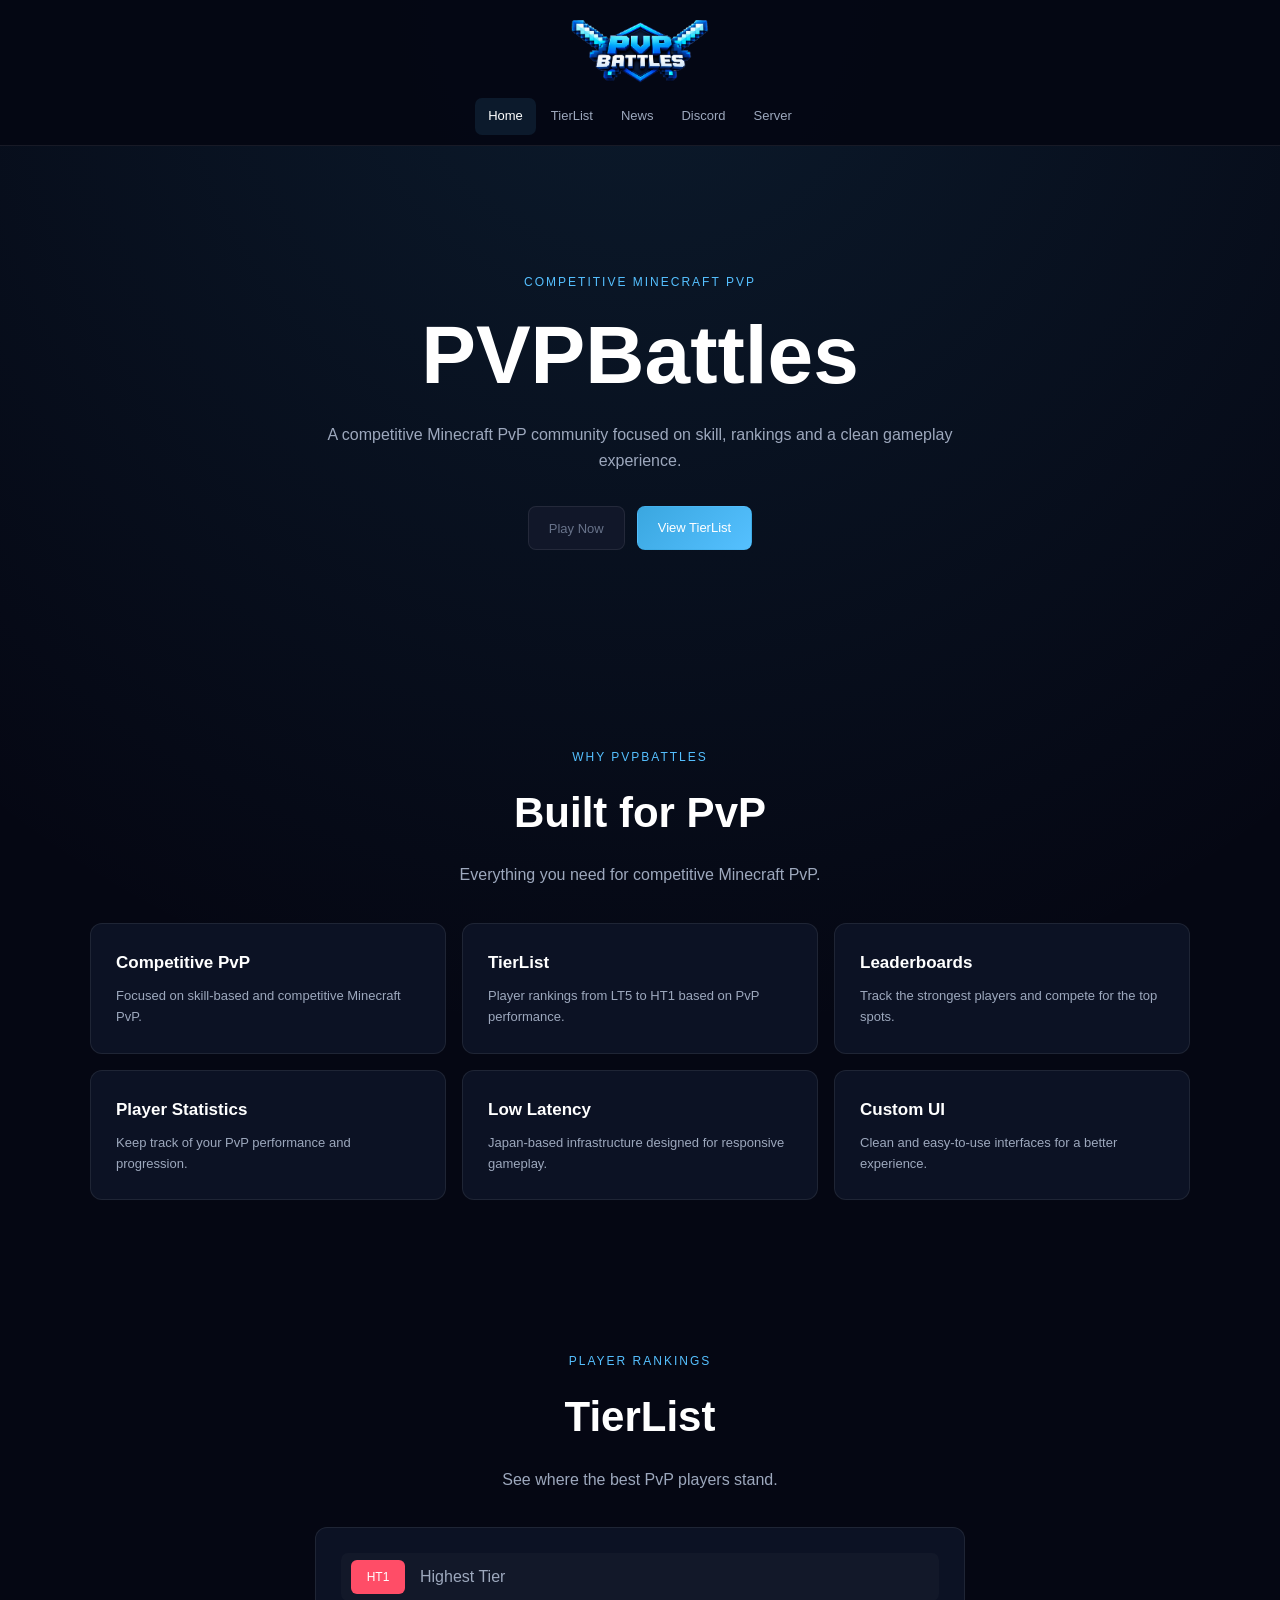
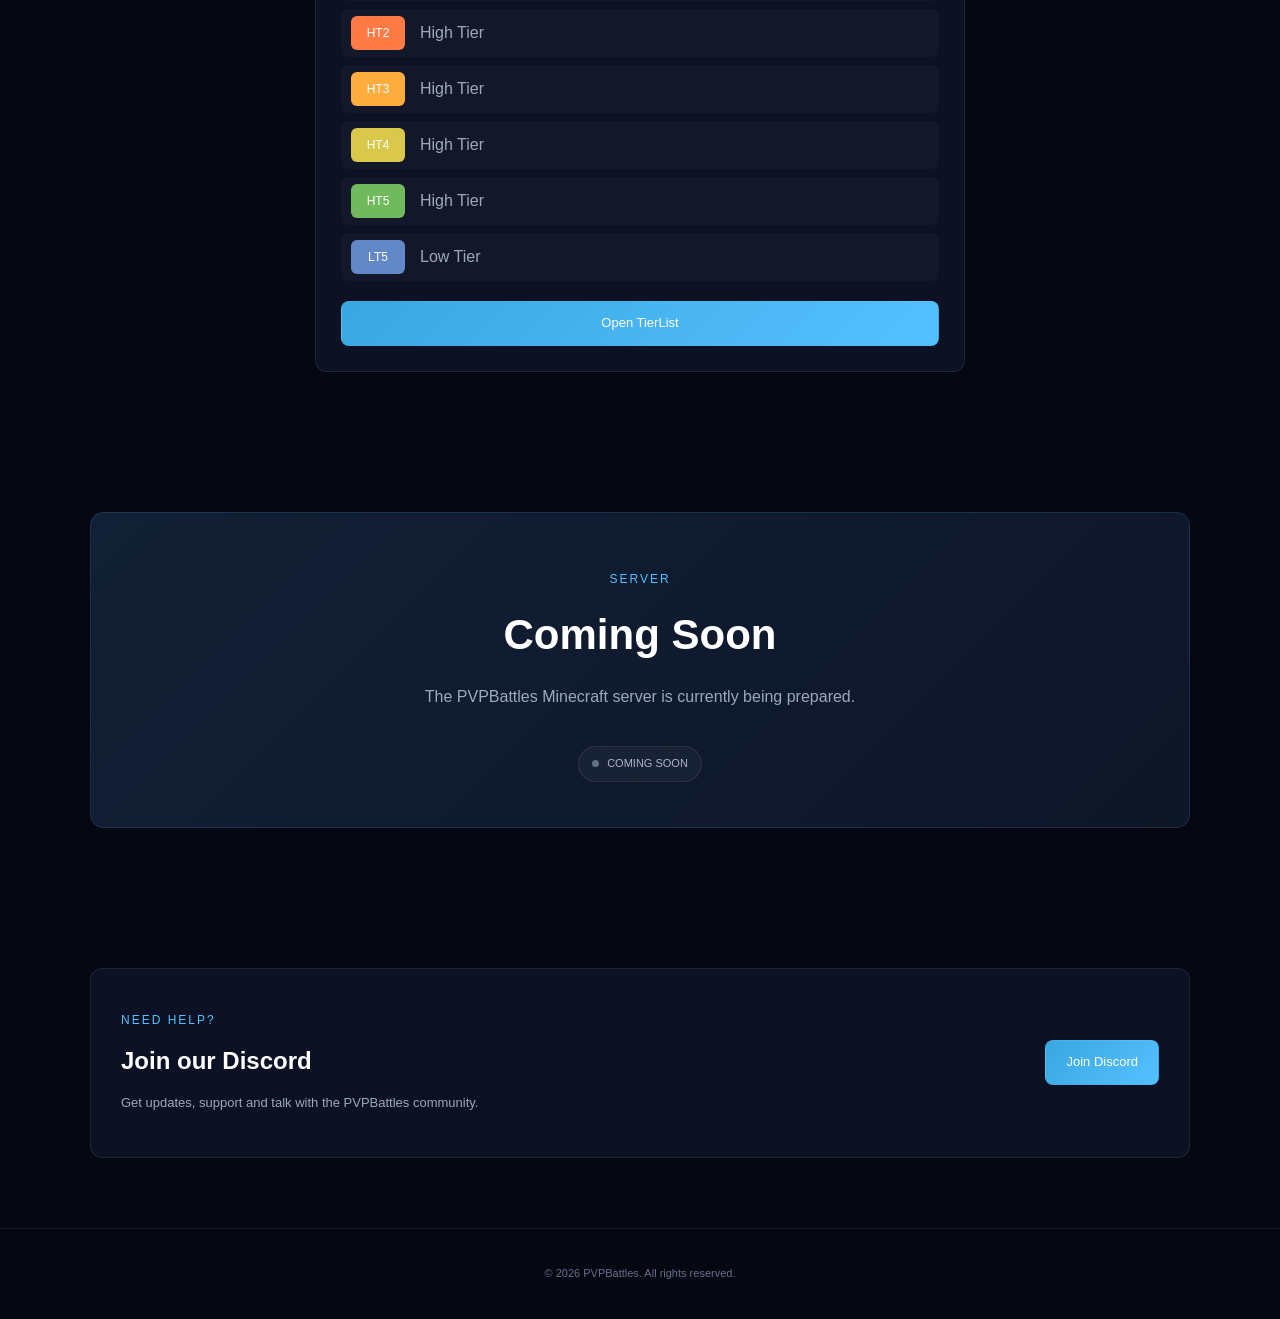
<file: index.html>
<!DOCTYPE html>
<html lang="en">
<head>
    <meta charset="UTF-8">
    <meta
        name="viewport"
        content="width=device-width, initial-scale=1.0"
    >
    <meta http-equiv="refresh" content="0; url=./home/">
    <title>PVPBattles</title>
</head>
<body>
    <p>
        Redirecting to
        <a href="./home/">PVPBattles Home</a>...
    </p>
</body>
</html>
</file>
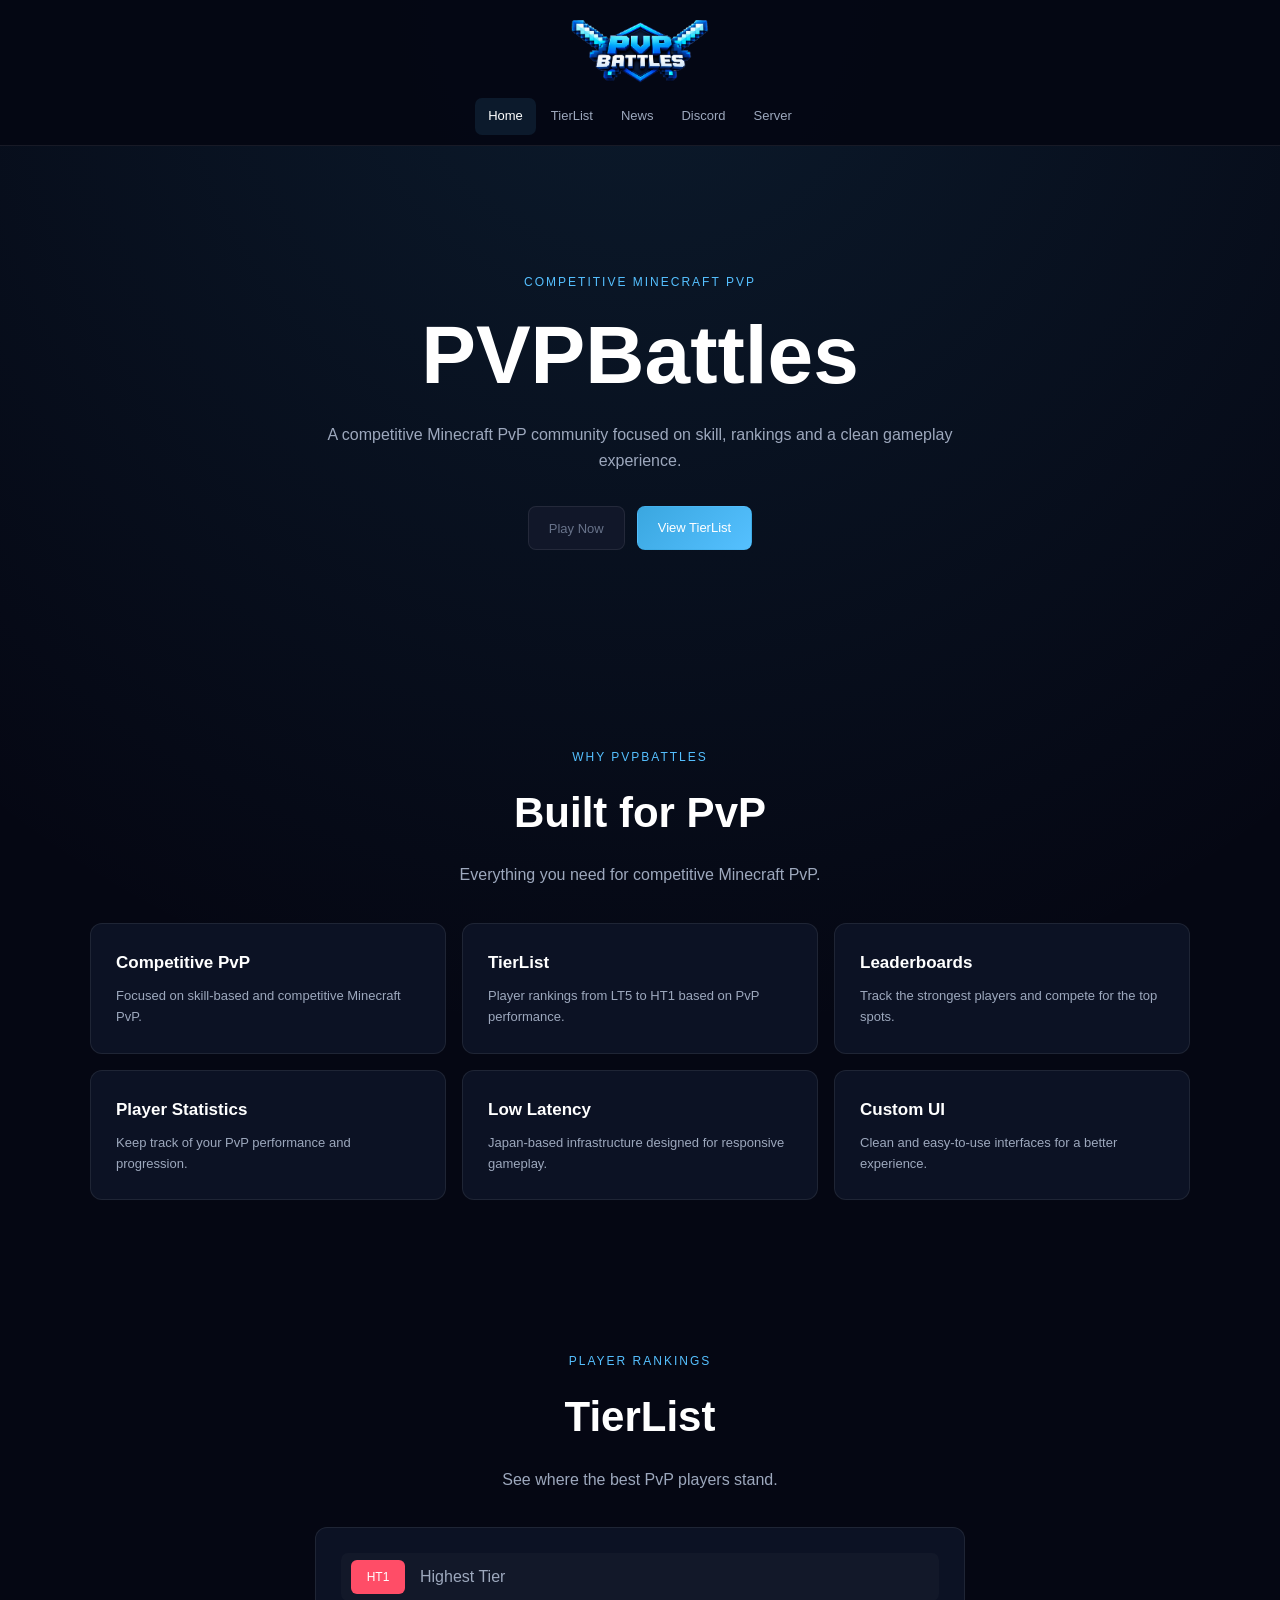
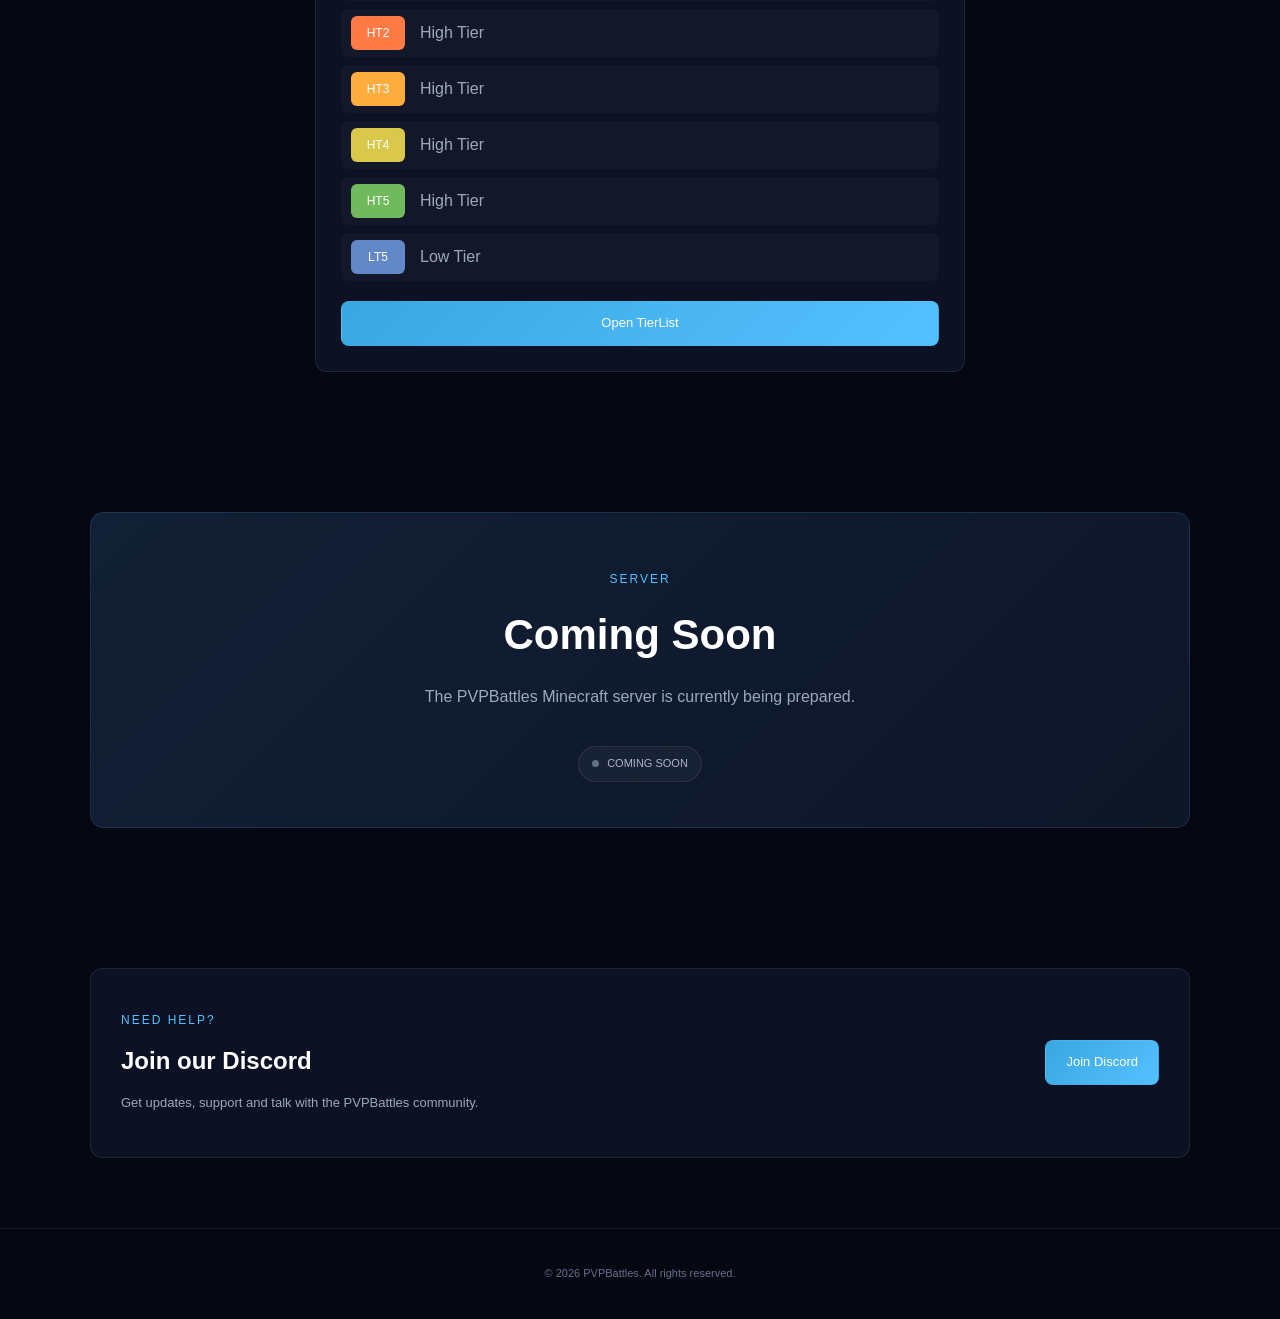
<file: home/index.html>
<!DOCTYPE html>
<html lang="en">
<head>
    <meta charset="UTF-8">
    <meta
        name="viewport"
        content="width=device-width, initial-scale=1.0"
    >

    <title>PVPBattles | Competitive Minecraft PvP</title>

    <meta
        name="description"
        content="PVPBattles - Competitive Minecraft PvP, rankings, statistics and TierList."
    >

    <link
        rel="preload"
        href="../assets/fonts/minecraft_font.woff2?v=1"
        as="font"
        type="font/woff2"
        crossorigin
    >

    <link rel="stylesheet" href="style.css?v=1">
</head>

<body>

<header class="site-header">

    <a href="./" class="header-logo-link">
        <img
            src="../assets/header.png"
            alt="PVPBattles"
            class="header-logo"
        >
    </a>

    <nav class="navbar" aria-label="Main navigation">
        <a href="./" class="active">Home</a>
        <a href="../tierlist/">TierList</a>
        <a href="../news/">News</a>
        <a
            href="https://discord.gg/tyCm7xx4jz"
            target="_blank"
            rel="noopener noreferrer"
        >
            Discord
        </a>
        <a href="../server/">Server</a>
    </nav>

</header>


<main>

    <section class="hero">
        <div class="hero-content">

            <p class="eyebrow">
                COMPETITIVE MINECRAFT PVP
            </p>

            <h1>PVPBattles</h1>

            <p class="hero-description">
                A competitive Minecraft PvP community focused on
                skill, rankings and a clean gameplay experience.
            </p>

            <div class="hero-buttons">

                <button
                    class="button button-disabled"
                    disabled
                >
                    Play Now
                </button>

                <a
                    href="../tierlist/"
                    class="button button-primary"
                >
                    View TierList
                </a>

            </div>

        </div>
    </section>


    <section class="section">

        <div class="section-heading">

            <p class="section-label">
                WHY PVPBATTLES
            </p>

            <h2>Built for PvP</h2>

            <p>
                Everything you need for competitive Minecraft PvP.
            </p>

        </div>


        <div class="feature-grid">

            <article class="feature-card">
                <h3>Competitive PvP</h3>
                <p>
                    Focused on skill-based and competitive
                    Minecraft PvP.
                </p>
            </article>

            <article class="feature-card">
                <h3>TierList</h3>
                <p>
                    Player rankings from LT5 to HT1 based on
                    PvP performance.
                </p>
            </article>

            <article class="feature-card">
                <h3>Leaderboards</h3>
                <p>
                    Track the strongest players and compete
                    for the top spots.
                </p>
            </article>

            <article class="feature-card">
                <h3>Player Statistics</h3>
                <p>
                    Keep track of your PvP performance and
                    progression.
                </p>
            </article>

            <article class="feature-card">
                <h3>Low Latency</h3>
                <p>
                    Japan-based infrastructure designed for
                    responsive gameplay.
                </p>
            </article>

            <article class="feature-card">
                <h3>Custom UI</h3>
                <p>
                    Clean and easy-to-use interfaces for a
                    better experience.
                </p>
            </article>

        </div>

    </section>


    <section class="section">

        <div class="section-heading">

            <p class="section-label">
                PLAYER RANKINGS
            </p>

            <h2>TierList</h2>

            <p>
                See where the best PvP players stand.
            </p>

        </div>


        <div class="tier-preview-card">

            <div class="tier-list">

                <div class="tier-row">
                    <span class="tier ht1">HT1</span>
                    <span>Highest Tier</span>
                </div>

                <div class="tier-row">
                    <span class="tier ht2">HT2</span>
                    <span>High Tier</span>
                </div>

                <div class="tier-row">
                    <span class="tier ht3">HT3</span>
                    <span>High Tier</span>
                </div>

                <div class="tier-row">
                    <span class="tier ht4">HT4</span>
                    <span>High Tier</span>
                </div>

                <div class="tier-row">
                    <span class="tier ht5">HT5</span>
                    <span>High Tier</span>
                </div>

                <div class="tier-row">
                    <span class="tier lt5">LT5</span>
                    <span>Low Tier</span>
                </div>

            </div>


            <a
                href="../tierlist/"
                class="button button-primary tier-button"
            >
                Open TierList
            </a>

        </div>

    </section>


    <section class="section">

        <div class="server-card">

            <p class="section-label">
                SERVER
            </p>

            <h2>Coming Soon</h2>

            <p>
                The PVPBattles Minecraft server is currently
                being prepared.
            </p>

            <div class="server-status">
                <span class="status-dot"></span>
                <span>COMING SOON</span>
            </div>

        </div>

    </section>


    <section class="section">

        <div class="support-card">

            <div>
                <p class="section-label">
                    NEED HELP?
                </p>

                <h2>Join our Discord</h2>

                <p>
                    Get updates, support and talk with the
                    PVPBattles community.
                </p>
            </div>

            <a
                href="https://discord.gg/tyCm7xx4jz"
                target="_blank"
                rel="noopener noreferrer"
                class="button button-primary"
            >
                Join Discord
            </a>

        </div>

    </section>

</main>


<footer class="site-footer">
    <p>© 2026 PVPBattles. All rights reserved.</p>
</footer>


<script src="script.js?v=1"></script>

</body>
</html>
</file>
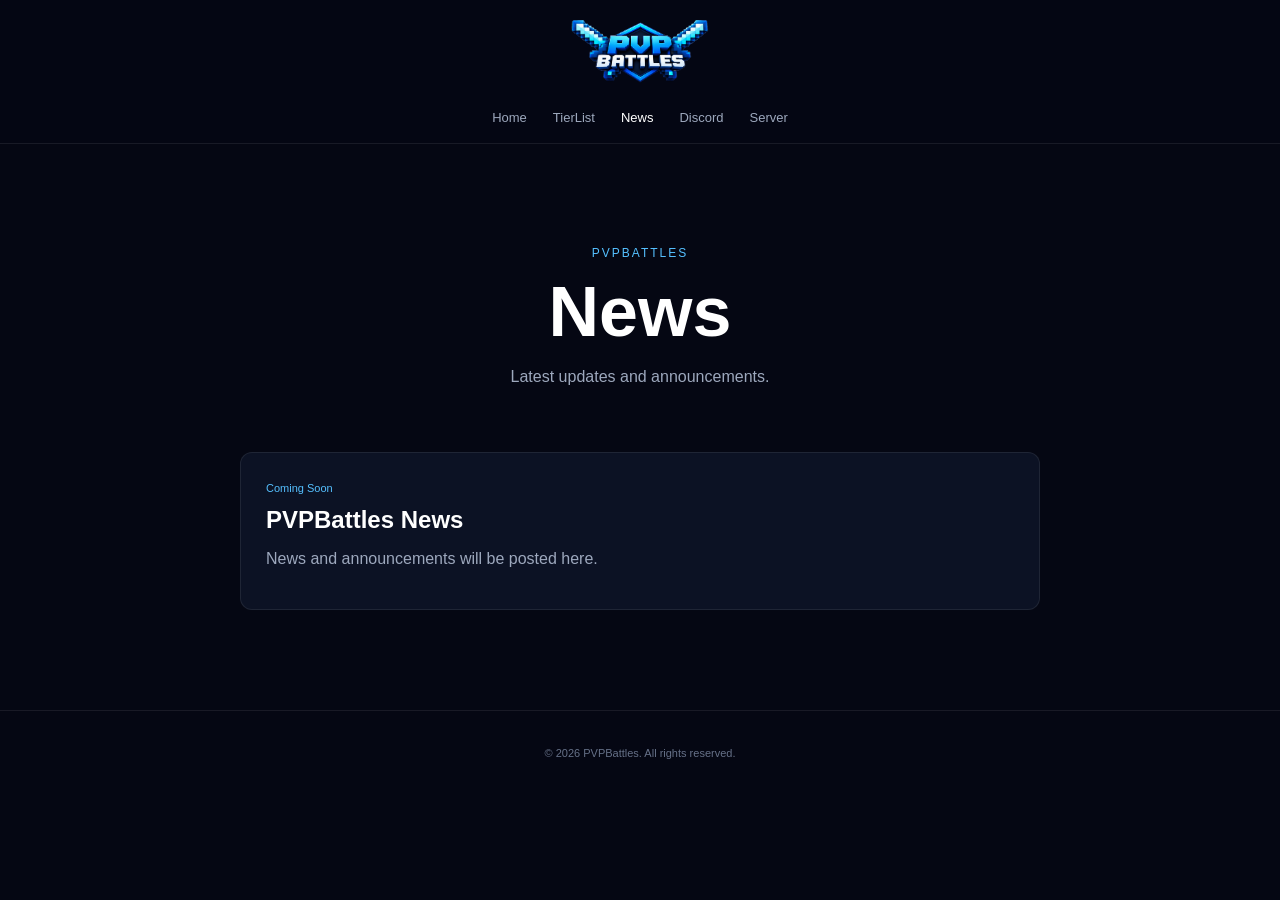
<file: news/index.html>
<!DOCTYPE html>
<html lang="en">
<head>
    <meta charset="UTF-8">
    <meta
        name="viewport"
        content="width=device-width, initial-scale=1.0"
    >

    <title>PVPBattles | News</title>

    <link rel="stylesheet" href="style.css">
</head>

<body>

<header class="site-header">

    <a href="../home/" class="header-logo-link">
        <img
            src="../assets/header.png"
            alt="PVPBattles"
            class="header-logo"
        >
    </a>

    <nav class="navbar">
        <a href="../home/">Home</a>
        <a href="../tierlist/">TierList</a>
        <a href="./" class="active">News</a>
        <a
            href="https://discord.gg/tyCm7xx4jz"
            target="_blank"
            rel="noopener noreferrer"
        >
            Discord
        </a>
        <a href="../server/">Server</a>
    </nav>

</header>


<main>

    <section class="page-hero">

        <p class="section-label">
            PVPBATTLES
        </p>

        <h1>News</h1>

        <p>
            Latest updates and announcements.
        </p>

    </section>


    <section class="news-list">

        <article class="news-card">

            <span class="news-date">
                Coming Soon
            </span>

            <h2>
                PVPBattles News
            </h2>

            <p>
                News and announcements will be posted here.
            </p>

        </article>

    </section>

</main>


<footer class="site-footer">
    <p>© 2026 PVPBattles. All rights reserved.</p>
</footer>

</body>
</html>
</file>
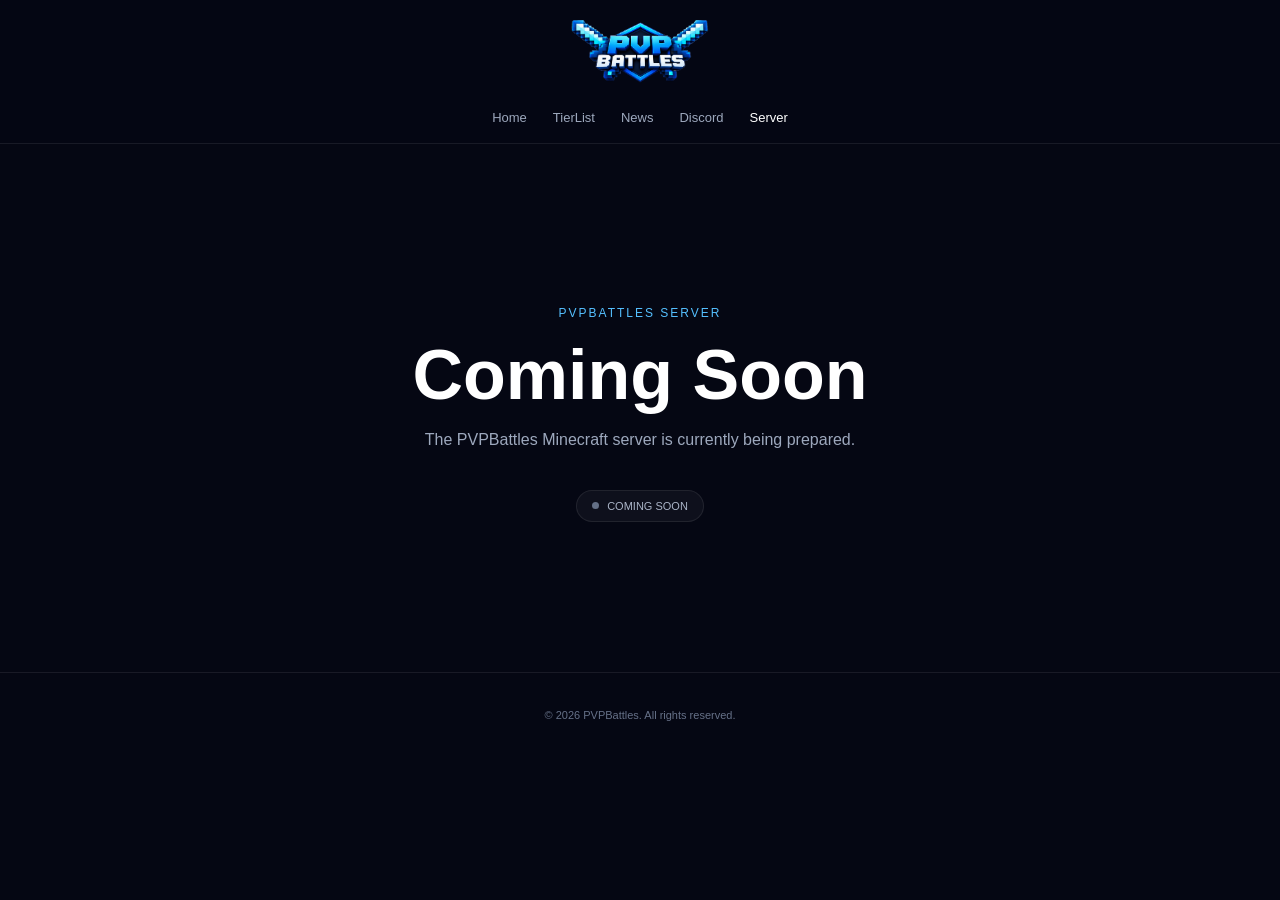
<file: server/index.html>
<!DOCTYPE html>
<html lang="en">
<head>
    <meta charset="UTF-8">
    <meta
        name="viewport"
        content="width=device-width, initial-scale=1.0"
    >

    <title>PVPBattles | Server</title>

    <link rel="stylesheet" href="style.css">
</head>

<body>

<header class="site-header">

    <a href="../home/" class="header-logo-link">
        <img
            src="../assets/header.png"
            alt="PVPBattles"
            class="header-logo"
        >
    </a>

    <nav class="navbar">
        <a href="../home/">Home</a>
        <a href="../tierlist/">TierList</a>
        <a href="../news/">News</a>
        <a
            href="https://discord.gg/tyCm7xx4jz"
            target="_blank"
            rel="noopener noreferrer"
        >
            Discord
        </a>
        <a href="./" class="active">Server</a>
    </nav>

</header>


<main>

    <section class="server-page">

        <p class="section-label">
            PVPBATTLES SERVER
        </p>

        <h1>
            Coming Soon
        </h1>

        <p>
            The PVPBattles Minecraft server is currently
            being prepared.
        </p>

        <div class="status">
            <span></span>
            COMING SOON
        </div>

    </section>

</main>


<footer class="site-footer">
    <p>© 2026 PVPBattles. All rights reserved.</p>
</footer>

</body>
</html>
</file>
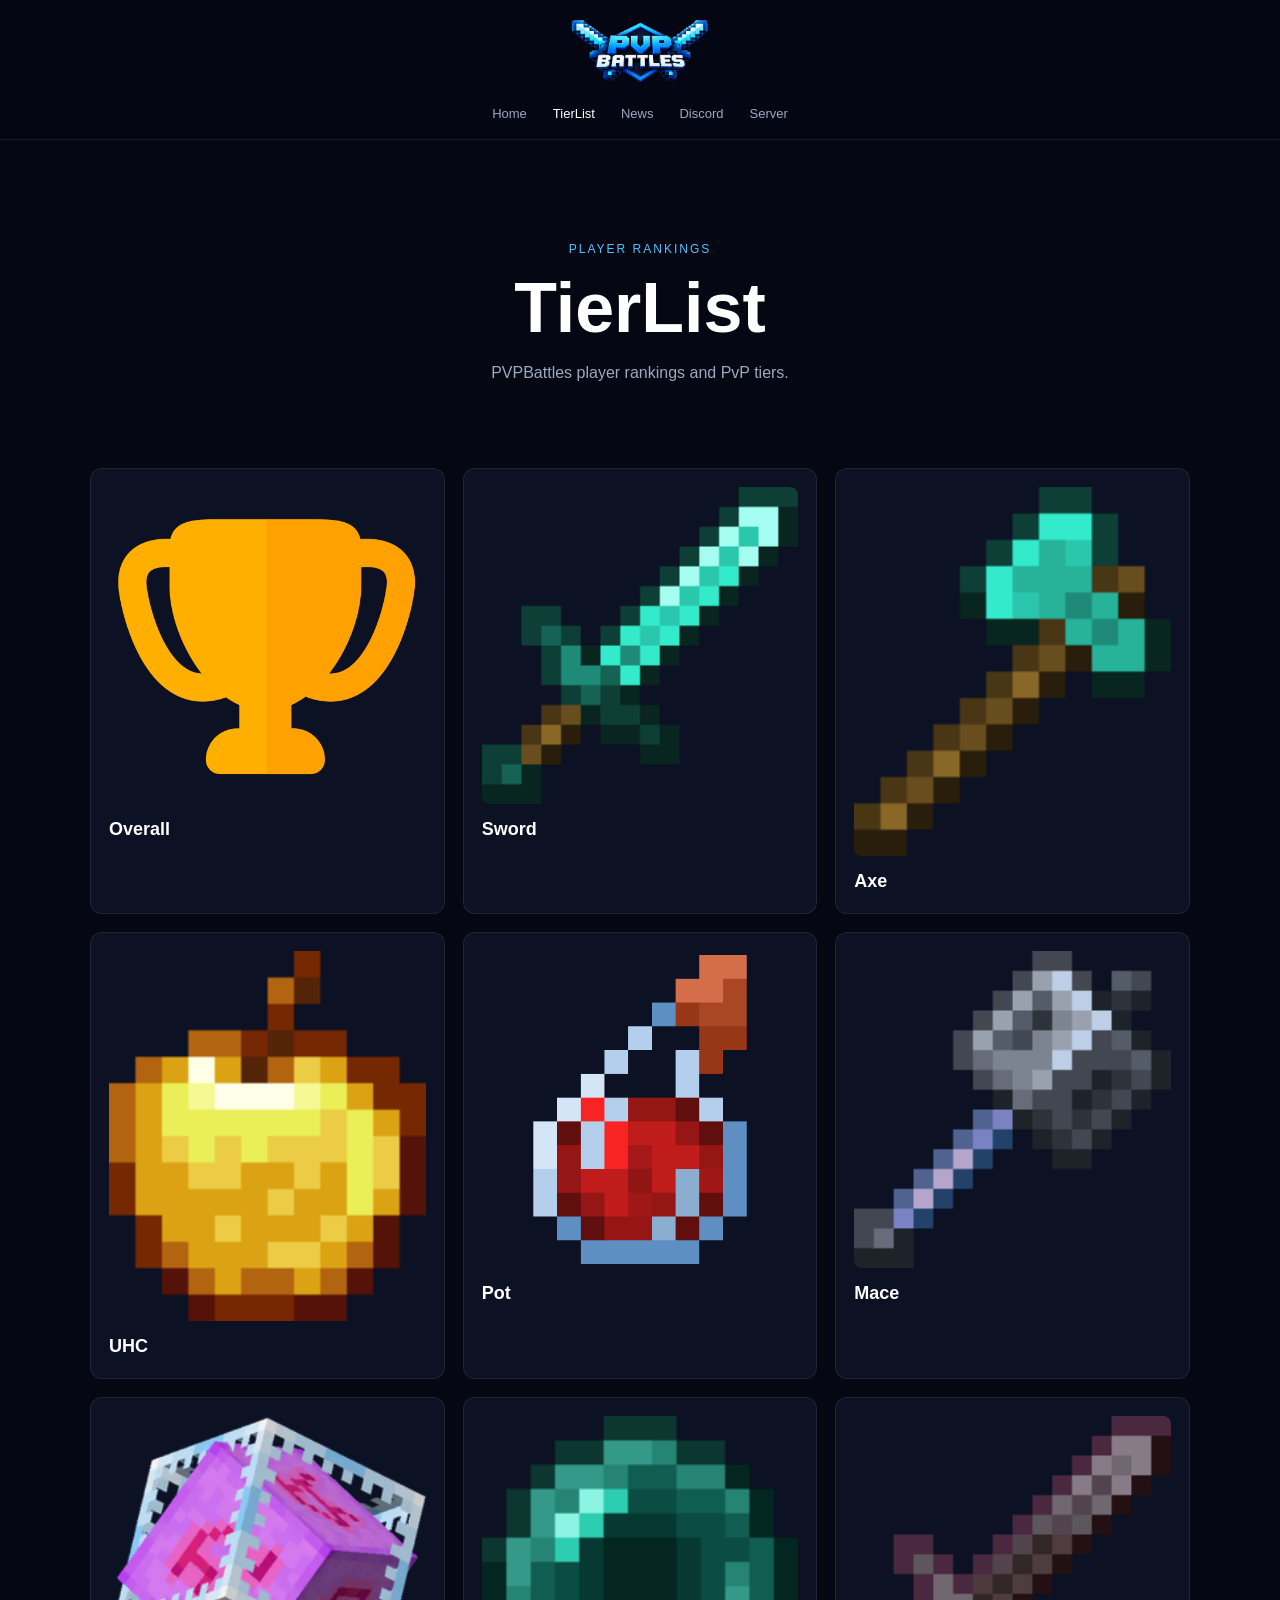
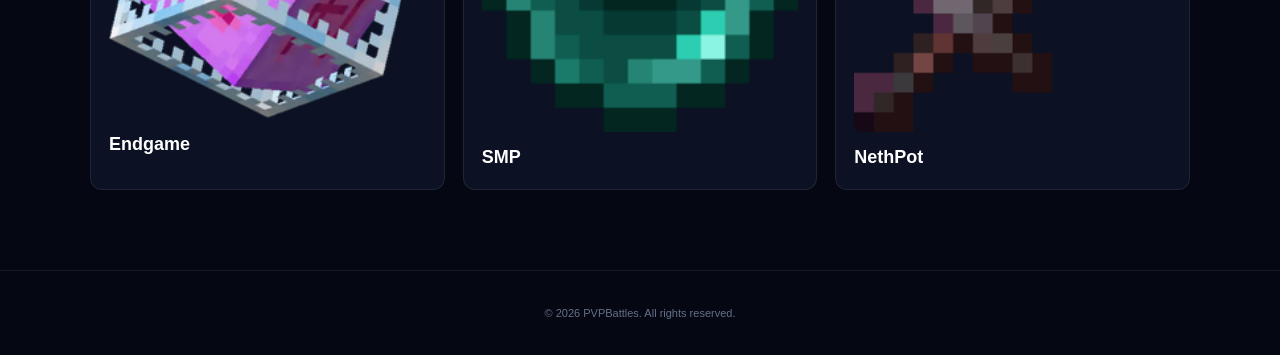
<file: tierlist/index.html>
<!DOCTYPE html>
<html lang="en">
<head>
    <meta charset="UTF-8">
    <meta
        name="viewport"
        content="width=device-width, initial-scale=1.0"
    >

    <title>PVPBattles | TierList</title>

    <link
        rel="stylesheet"
        href="style.css"
    >
</head>

<body>

<header class="site-header">

    <a href="../home/" class="header-logo-link">
        <img
            src="../assets/header.png"
            alt="PVPBattles"
            class="header-logo"
        >
    </a>

    <nav class="navbar">
        <a href="../home/">Home</a>
        <a href="./" class="active">TierList</a>
        <a href="../news/">News</a>
        <a
            href="https://discord.gg/tyCm7xx4jz"
            target="_blank"
            rel="noopener noreferrer"
        >
            Discord
        </a>
        <a href="../server/">Server</a>
    </nav>

</header>


<main>

    <section class="page-hero">
        <p class="section-label">
            PLAYER RANKINGS
        </p>

        <h1>TierList</h1>

        <p>
            PVPBattles player rankings and PvP tiers.
        </p>
    </section>


    <section class="tier-grid">

        <a href="#" class="tier-card">
            <img
                src="../assets/tierlist/overall.png"
                alt="Overall TierList"
            >
            <h2>Overall</h2>
        </a>

        <a href="#" class="tier-card">
            <img
                src="../assets/tierlist/sword.png"
                alt="Sword TierList"
            >
            <h2>Sword</h2>
        </a>

        <a href="#" class="tier-card">
            <img
                src="../assets/tierlist/axe.png"
                alt="Axe TierList"
            >
            <h2>Axe</h2>
        </a>

        <a href="#" class="tier-card">
            <img
                src="../assets/tierlist/uhc.png"
                alt="UHC TierList"
            >
            <h2>UHC</h2>
        </a>

        <a href="#" class="tier-card">
            <img
                src="../assets/tierlist/pot.png"
                alt="Pot TierList"
            >
            <h2>Pot</h2>
        </a>

        <a href="#" class="tier-card">
            <img
                src="../assets/tierlist/mace.png"
                alt="Mace TierList"
            >
            <h2>Mace</h2>
        </a>

        <a href="#" class="tier-card">
            <img
                src="../assets/tierlist/endgame.png"
                alt="Endgame TierList"
            >
            <h2>Endgame</h2>
        </a>

        <a href="#" class="tier-card">
            <img
                src="../assets/tierlist/smp.png"
                alt="SMP TierList"
            >
            <h2>SMP</h2>
        </a>

        <a href="#" class="tier-card">
            <img
                src="../assets/tierlist/nethpot.png"
                alt="NethPot TierList"
            >
            <h2>NethPot</h2>
        </a>

    </section>

</main>


<footer class="site-footer">
    <p>© 2026 PVPBattles. All rights reserved.</p>
</footer>


<script src="script.js"></script>

</body>
</html>
</file>
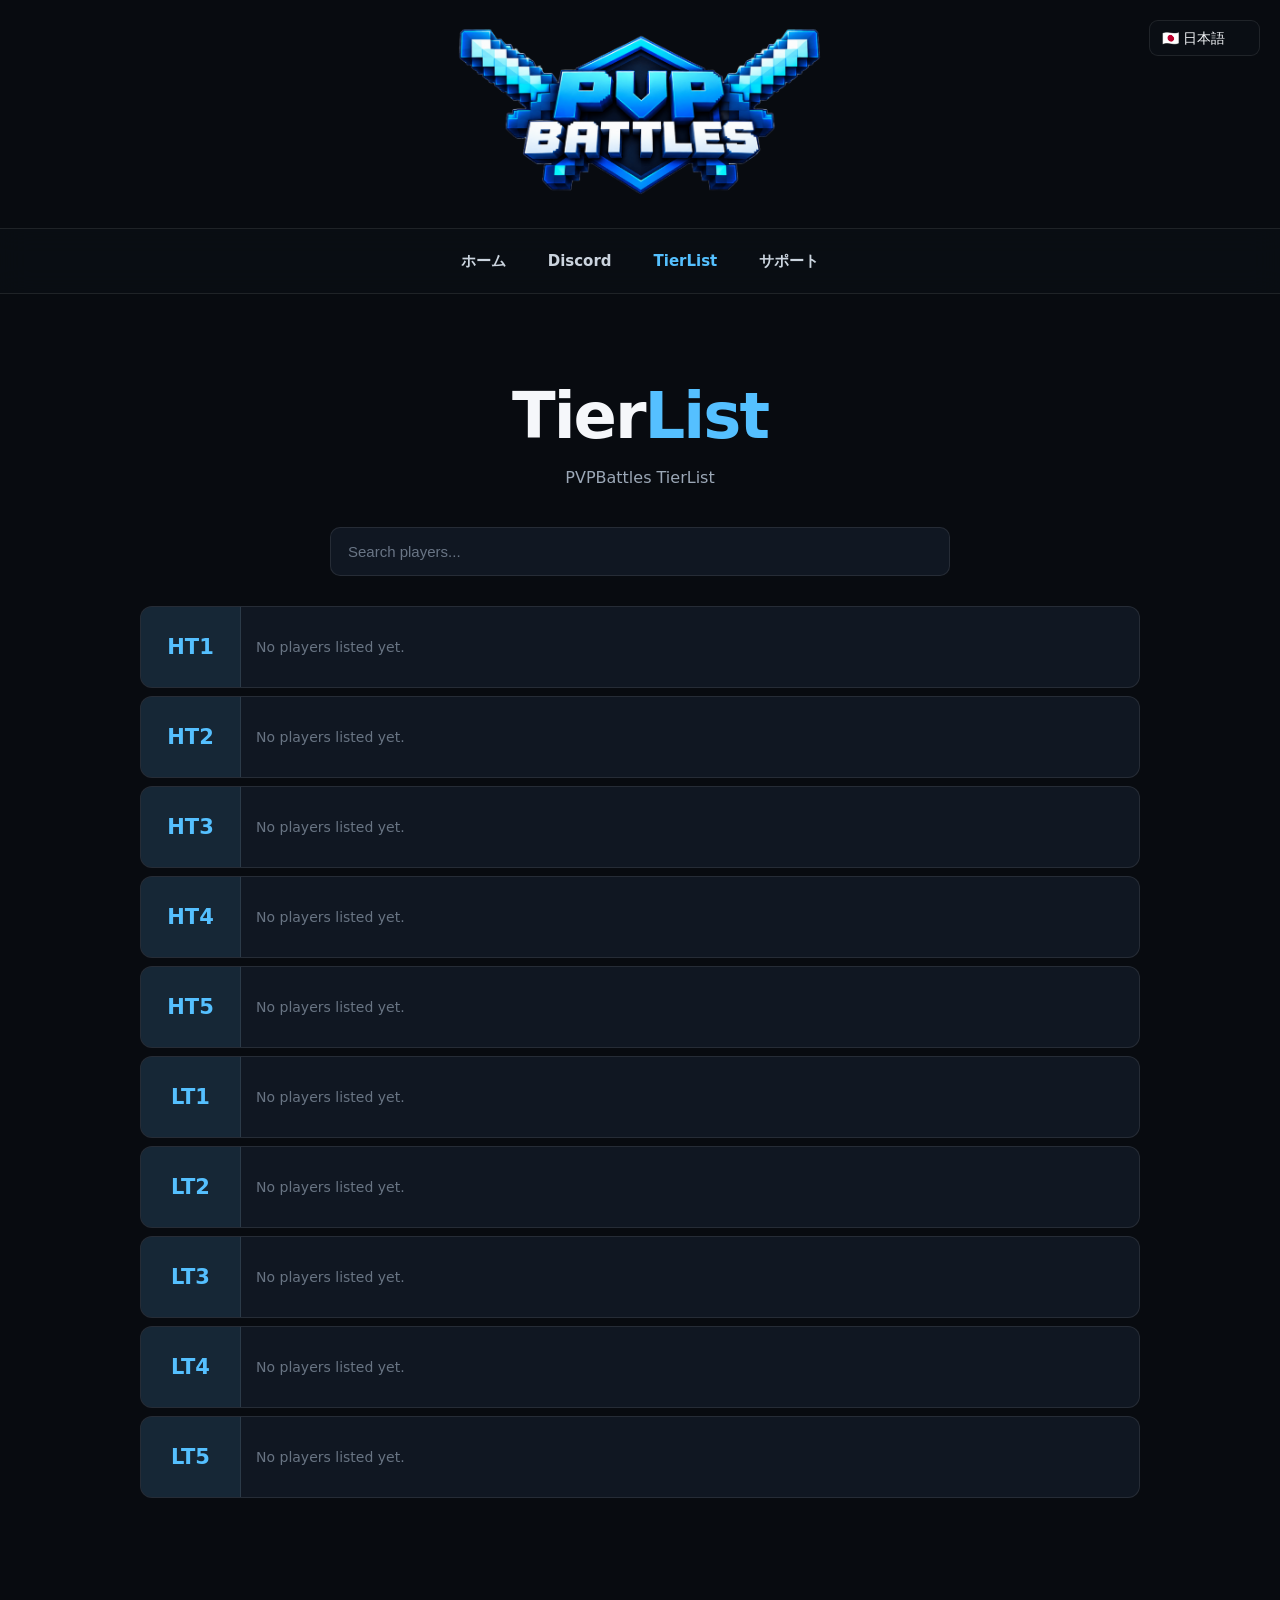
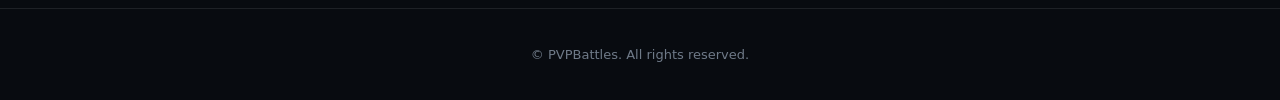
<file: TierList/index.html>
<!DOCTYPE html>
<html lang="en">
<head>
    <meta charset="UTF-8">
    <meta name="viewport" content="width=device-width, initial-scale=1.0">

    <meta name="description" content="PVPBattles TierList">

    <title>PVPBattles - TierList</title>

    <style>
        :root {
            --bg: #080b10;
            --bar: #0a0e14;
            --card: #101722;
            --border: rgba(255,255,255,.09);
            --text: #f5f7fa;
            --muted: #9ca8b7;
            --blue: #55c0ff;
        }

        * {
            box-sizing: border-box;
        }

        body {
            margin: 0;
            min-height: 100vh;
            background: var(--bg);
            color: var(--text);
            font-family:
                Inter,
                system-ui,
                -apple-system,
                BlinkMacSystemFont,
                "Segoe UI",
                sans-serif;
        }

        a {
            color: inherit;
            text-decoration: none;
        }

        /* HEADER */

        .site-header {
            position: relative;
            display: flex;
            justify-content: center;
            align-items: center;
            padding: 24px 20px;
        }

        .header-image {
            width: min(760px, 92vw);
            max-height: 180px;
            object-fit: contain;
        }

        /* LANGUAGE */

        .language-wrapper {
            position: absolute;
            top: 20px;
            right: 20px;
            z-index: 100;
        }

        .language-select {
            appearance: none;
            background: var(--bar);
            color: var(--text);
            border: 1px solid var(--border);
            border-radius: 9px;
            padding: 9px 12px;
            font-size: 14px;
            cursor: pointer;
            outline: none;
        }

        /* NAV */

        .navbar {
            position: sticky;
            top: 0;
            z-index: 1000;
            background: rgba(10,14,20,.94);
            backdrop-filter: blur(14px);
            border-top: 1px solid var(--border);
            border-bottom: 1px solid var(--border);
        }

        .nav-inner {
            min-height: 64px;
            width: min(1100px, 100%);
            margin: auto;
            padding: 0 20px;
            display: flex;
            justify-content: center;
            align-items: center;
        }

        .nav-links {
            display: flex;
            gap: 6px;
        }

        .nav-link {
            padding: 12px 18px;
            border-radius: 9px;
            color: #cbd4df;
            font-size: 15px;
            font-weight: 600;
            transition: .2s;
        }

        .nav-link:hover {
            color: white;
            background: rgba(85,192,255,.09);
        }

        .nav-link.active {
            color: var(--blue);
        }

        /* MAIN */

        main {
            width: min(1000px, calc(100% - 32px));
            margin: auto;
            padding: 85px 0 110px;
        }

        .title {
            text-align: center;
        }

        .title h1 {
            margin: 0;
            font-size: clamp(40px, 8vw, 64px);
            letter-spacing: -2px;
        }

        .title h1 span {
            color: var(--blue);
        }

        .title p {
            margin: 15px 0 0;
            color: var(--muted);
        }

        /* SEARCH */

        .search {
            width: min(620px, 100%);
            margin: 40px auto 30px;
        }

        .search input {
            width: 100%;
            padding: 15px 17px;
            border: 1px solid var(--border);
            border-radius: 10px;
            background: var(--card);
            color: var(--text);
            font-size: 15px;
            outline: none;
        }

        .search input:focus {
            border-color: rgba(85,192,255,.45);
        }

        .search input::placeholder {
            color: #697585;
        }

        /* TABLE */

        .tier-list {
            display: flex;
            flex-direction: column;
            gap: 8px;
        }

        .tier-row {
            min-height: 82px;
            display: grid;
            grid-template-columns: 100px 1fr;
            align-items: stretch;
            overflow: hidden;
            background: var(--card);
            border: 1px solid var(--border);
            border-radius: 12px;
        }

        .tier-name {
            display: flex;
            align-items: center;
            justify-content: center;
            background: rgba(85,192,255,.09);
            color: var(--blue);
            font-size: 21px;
            font-weight: 900;
            border-right: 1px solid var(--border);
        }

        .players {
            min-width: 0;
            display: flex;
            align-items: center;
            flex-wrap: wrap;
            gap: 8px;
            padding: 15px;
        }

        .player {
            display: inline-flex;
            align-items: center;
            min-height: 38px;
            padding: 7px 12px;
            border: 1px solid var(--border);
            border-radius: 8px;
            background: rgba(255,255,255,.025);
            font-size: 14px;
        }

        .empty {
            color: #687483;
            font-size: 14px;
        }

        /* FOOTER */

        footer {
            padding: 38px 20px;
            border-top: 1px solid var(--border);
            text-align: center;
            color: #6f7a88;
            font-size: 13px;
        }

        /* MOBILE */

        @media (max-width: 700px) {

            .site-header {
                padding: 18px 14px;
            }

            .header-image {
                width: 94vw;
                max-height: 130px;
            }

            .language-wrapper {
                top: 10px;
                right: 10px;
            }

            .language-select {
                padding: 8px 10px;
                font-size: 13px;
            }

            .nav-inner {
                overflow-x: auto;
                justify-content: flex-start;
                padding: 0 8px;
            }

            .nav-links {
                width: max-content;
                margin: auto;
            }

            .nav-link {
                padding: 10px 13px;
                font-size: 14px;
            }

            main {
                padding-top: 65px;
            }

            .tier-row {
                grid-template-columns: 76px 1fr;
            }

            .tier-name {
                font-size: 18px;
            }

            .players {
                padding: 10px;
            }
        }
    </style>
</head>

<body>

<header class="site-header">

    <div class="language-wrapper">
        <select id="languageSelect" class="language-select">
            <option value="ja">🇯🇵 日本語</option>
            <option value="en">🇺🇸 English</option>
            <option value="ko">🇰🇷 한국어</option>
            <option value="zh">🇨🇳 中文</option>
            <option value="es">🇪🇸 Español</option>
            <option value="fr">🇫🇷 Français</option>
            <option value="de">🇩🇪 Deutsch</option>
            <option value="pt">🇧🇷 Português</option>
        </select>
    </div>

    <img
        src="/assets/header.png"
        alt="PVPBattles"
        class="header-image"
    >

</header>

<nav class="navbar">
    <div class="nav-inner">

        <div class="nav-links">

            <a
                href="/home/"
                class="nav-link"
                data-i18n="home"
            >Home</a>

            <a
                href="https://discord.gg/tyCm7xx4jz"
                target="_blank"
                rel="noopener noreferrer"
                class="nav-link"
            >Discord</a>

            <a
                href="/tierlist/"
                class="nav-link active"
            >TierList</a>

            <a
                href="/home/#support"
                class="nav-link"
                data-i18n="support"
            >Support</a>

        </div>

    </div>
</nav>

<main>

    <div class="title">

        <h1>
            Tier<span>List</span>
        </h1>

        <p>
            PVPBattles TierList
        </p>

    </div>

    <div class="search">
        <input
            id="playerSearch"
            type="search"
            placeholder="Search players..."
            autocomplete="off"
        >
    </div>

    <div class="tier-list">

        <div class="tier-row" data-tier="HT1">
            <div class="tier-name">HT1</div>
            <div class="players">
                <span class="empty">No players listed yet.</span>
            </div>
        </div>

        <div class="tier-row" data-tier="HT2">
            <div class="tier-name">HT2</div>
            <div class="players">
                <span class="empty">No players listed yet.</span>
            </div>
        </div>

        <div class="tier-row" data-tier="HT3">
            <div class="tier-name">HT3</div>
            <div class="players">
                <span class="empty">No players listed yet.</span>
            </div>
        </div>

        <div class="tier-row" data-tier="HT4">
            <div class="tier-name">HT4</div>
            <div class="players">
                <span class="empty">No players listed yet.</span>
            </div>
        </div>

        <div class="tier-row" data-tier="HT5">
            <div class="tier-name">HT5</div>
            <div class="players">
                <span class="empty">No players listed yet.</span>
            </div>
        </div>

        <div class="tier-row" data-tier="LT1">
            <div class="tier-name">LT1</div>
            <div class="players">
                <span class="empty">No players listed yet.</span>
            </div>
        </div>

        <div class="tier-row" data-tier="LT2">
            <div class="tier-name">LT2</div>
            <div class="players">
                <span class="empty">No players listed yet.</span>
            </div>
        </div>

        <div class="tier-row" data-tier="LT3">
            <div class="tier-name">LT3</div>
            <div class="players">
                <span class="empty">No players listed yet.</span>
            </div>
        </div>

        <div class="tier-row" data-tier="LT4">
            <div class="tier-name">LT4</div>
            <div class="players">
                <span class="empty">No players listed yet.</span>
            </div>
        </div>

        <div class="tier-row" data-tier="LT5">
            <div class="tier-name">LT5</div>
            <div class="players">
                <span class="empty">No players listed yet.</span>
            </div>
        </div>

    </div>

</main>

<footer>
    © PVPBattles. All rights reserved.
</footer>

<script>
    const translations = {
        ja: {
            home: "ホーム",
            support: "サポート"
        },
        en: {
            home: "Home",
            support: "Support"
        },
        ko: {
            home: "홈",
            support: "지원"
        },
        zh: {
            home: "首页",
            support: "支持"
        },
        es: {
            home: "Inicio",
            support: "Soporte"
        },
        fr: {
            home: "Accueil",
            support: "Support"
        },
        de: {
            home: "Startseite",
            support: "Support"
        },
        pt: {
            home: "Início",
            support: "Suporte"
        }
    };

    const languageSelect =
        document.getElementById("languageSelect");

    const playerSearch =
        document.getElementById("playerSearch");

    function detectLanguage() {

        const saved =
            localStorage.getItem("pvpbattles-language");

        if (saved && translations[saved]) {
            return saved;
        }

        const browser =
            navigator.language.toLowerCase();

        if (browser.startsWith("ja")) return "ja";
        if (browser.startsWith("ko")) return "ko";
        if (browser.startsWith("zh")) return "zh";
        if (browser.startsWith("es")) return "es";
        if (browser.startsWith("fr")) return "fr";
        if (browser.startsWith("de")) return "de";
        if (browser.startsWith("pt")) return "pt";

        return "ja";
    }

    function applyLanguage(language) {

        const data =
            translations[language] || translations.ja;

        document
            .querySelectorAll("[data-i18n]")
            .forEach(element => {

                const key =
                    element.dataset.i18n;

                if (data[key]) {
                    element.textContent = data[key];
                }
            });

        languageSelect.value = language;

        localStorage.setItem(
            "pvpbattles-language",
            language
        );
    }

    languageSelect.addEventListener(
        "change",
        () => applyLanguage(languageSelect.value)
    );

    /* Player search */

    playerSearch.addEventListener(
        "input",
        () => {

            const query =
                playerSearch.value
                    .trim()
                    .toLowerCase();

            document
                .querySelectorAll(".tier-row")
                .forEach(row => {

                    const players =
                        row.querySelector(".players");

                    const playerElements =
                        players.querySelectorAll(".player");

                    if (playerElements.length === 0) {
                        row.style.display = "";
                        return;
                    }

                    let visible = false;

                    playerElements.forEach(player => {

                        const name =
                            player.textContent
                                .toLowerCase();

                        const match =
                            name.includes(query);

                        player.style.display =
                            match ? "" : "none";

                        if (match) {
                            visible = true;
                        }
                    });

                    row.style.display =
                        visible ? "" : "none";
                });
        }
    );

    applyLanguage(detectLanguage());
</script>

</body>
</html>
</file>
<file: home/style.css>
@font-face {
    font-family: "PVPBattlesMinecraft";
    src:
        url("../assets/fonts/minecraft_font.woff2?v=1")
        format("woff2"),
        url("../assets/fonts/minecraft_font.ttf?v=1")
        format("truetype");
    font-weight: 400;
    font-style: normal;
    font-display: swap;
}

:root {
    --bg: #050713;
    --card: #0c1224;
    --card-hover: #111a31;
    --border: rgba(255, 255, 255, 0.08);
    --text: #ffffff;
    --muted: #9da8bd;
    --blue: #55c0ff;
    --blue-dark: #3aa7e0;
}

* {
    box-sizing: border-box;
}

html,
body,
button,
a,
input,
textarea,
select,
option {
    font-family: "PVPBattlesMinecraft", sans-serif;
}

body {
    margin: 0;
    min-height: 100vh;
    background:
        radial-gradient(
            circle at 50% 0%,
            rgba(58, 167, 224, 0.12),
            transparent 35%
        ),
        var(--bg);
    color: var(--text);
    line-height: 1.6;
    overflow-x: hidden;
}

.site-header {
    padding: 18px 16px 10px;
    text-align: center;
    background: rgba(5, 7, 19, 0.96);
    border-bottom: 1px solid var(--border);
}

.header-logo-link {
    display: block;
    width: fit-content;
    margin: 0 auto 12px;
}

.header-logo {
    display: block;
    width: 170px;
    height: auto;
}

.navbar {
    display: flex;
    justify-content: center;
    align-items: center;
    flex-wrap: wrap;
    gap: 2px;
}

.navbar a {
    padding: 8px 13px;
    color: var(--muted);
    text-decoration: none;
    font-size: 13px;
    border-radius: 7px;
}

.navbar a:hover,
.navbar a.active {
    color: #ffffff;
    background: rgba(85, 192, 255, 0.1);
}

.hero {
    min-height: 520px;
    display: flex;
    align-items: center;
    justify-content: center;
    padding: 80px 20px;
    text-align: center;
}

.hero-content {
    width: min(900px, 100%);
}

.eyebrow,
.section-label {
    color: var(--blue);
    font-size: 12px;
    letter-spacing: 2px;
}

.eyebrow {
    margin-bottom: 18px;
}

.hero h1 {
    margin: 0 0 22px;
    font-size: clamp(42px, 8vw, 82px);
    line-height: 1.1;
}

.hero-description {
    max-width: 650px;
    margin: 0 auto;
    color: var(--muted);
    font-size: 16px;
}

.hero-buttons {
    display: flex;
    justify-content: center;
    flex-wrap: wrap;
    gap: 12px;
    margin-top: 32px;
}

.button {
    display: inline-flex;
    align-items: center;
    justify-content: center;
    min-height: 44px;
    padding: 11px 20px;
    border: 1px solid transparent;
    border-radius: 8px;
    text-decoration: none;
    font-size: 13px;
}

.button-primary {
    color: #ffffff;
    background: linear-gradient(
        135deg,
        var(--blue-dark),
        var(--blue)
    );
}

.button-disabled {
    color: #68738a;
    background: #111729;
    border-color: var(--border);
    cursor: not-allowed;
}

.section {
    width: min(1100px, calc(100% - 40px));
    margin: 0 auto;
    padding: 70px 0;
}

.section-heading {
    margin-bottom: 35px;
    text-align: center;
}

.section-heading h2 {
    margin: 0 0 10px;
    font-size: clamp(28px, 5vw, 42px);
}

.section-heading > p:last-child {
    color: var(--muted);
}

.feature-grid {
    display: grid;
    grid-template-columns: repeat(3, 1fr);
    gap: 16px;
}

.feature-card {
    padding: 25px;
    background: var(--card);
    border: 1px solid var(--border);
    border-radius: 12px;
}

.feature-card h3 {
    margin: 0 0 10px;
    font-size: 17px;
}

.feature-card p {
    margin: 0;
    color: var(--muted);
    font-size: 13px;
}

.tier-preview-card {
    width: min(650px, 100%);
    margin: 0 auto;
    padding: 25px;
    background: var(--card);
    border: 1px solid var(--border);
    border-radius: 12px;
}

.tier-list {
    display: flex;
    flex-direction: column;
    gap: 8px;
}

.tier-row {
    display: flex;
    align-items: center;
    gap: 15px;
    min-height: 48px;
    padding: 7px 10px;
    color: var(--muted);
    background: rgba(255, 255, 255, 0.025);
    border-radius: 7px;
}

.tier {
    display: inline-flex;
    align-items: center;
    justify-content: center;
    width: 54px;
    min-width: 54px;
    height: 34px;
    color: #ffffff;
    border-radius: 6px;
    font-size: 12px;
}

.ht1 { background: #ff4d67; }
.ht2 { background: #ff7a45; }
.ht3 { background: #ffad3d; }
.ht4 { background: #d9c84a; }
.ht5 { background: #70b95c; }
.lt5 { background: #6388c7; }

.tier-button {
    width: 100%;
    margin-top: 20px;
}

.server-card {
    padding: 45px 30px;
    text-align: center;
    background:
        linear-gradient(
            135deg,
            rgba(85, 192, 255, 0.08),
            rgba(85, 192, 255, 0.02)
        ),
        var(--card);
    border: 1px solid rgba(85, 192, 255, 0.14);
    border-radius: 14px;
}

.server-card h2 {
    margin: 5px 0 10px;
    font-size: clamp(28px, 5vw, 42px);
}

.server-card p:not(.section-label) {
    color: var(--muted);
}

.server-status {
    display: inline-flex;
    align-items: center;
    gap: 8px;
    margin-top: 20px;
    padding: 8px 13px;
    color: #aab4c7;
    background: rgba(255, 255, 255, 0.04);
    border: 1px solid var(--border);
    border-radius: 999px;
    font-size: 11px;
}

.status-dot {
    width: 7px;
    height: 7px;
    border-radius: 50%;
    background: #647086;
}

.support-card {
    display: flex;
    align-items: center;
    justify-content: space-between;
    gap: 30px;
    padding: 30px;
    background: var(--card);
    border: 1px solid var(--border);
    border-radius: 12px;
}

.support-card h2 {
    margin: 5px 0 8px;
    font-size: 24px;
}

.support-card p:not(.section-label) {
    color: var(--muted);
    font-size: 13px;
}

.site-footer {
    padding: 25px 20px;
    text-align: center;
    color: #667188;
    font-size: 11px;
    border-top: 1px solid var(--border);
}

@media (max-width: 850px) {
    .feature-grid {
        grid-template-columns: repeat(2, 1fr);
    }

    .hero {
        min-height: 460px;
        padding: 65px 20px;
    }

    .section {
        padding: 55px 0;
    }
}

@media (max-width: 600px) {
    .site-header {
        padding: 15px 10px 9px;
    }

    .header-logo {
        width: 140px;
    }

    .navbar a {
        padding: 7px 8px;
        font-size: 10px;
    }

    .hero {
        min-height: 390px;
        padding: 50px 18px;
    }

    .eyebrow,
    .section-label {
        font-size: 9px;
        letter-spacing: 1.4px;
    }

    .hero h1 {
        font-size: 42px;
    }

    .hero-description {
        font-size: 12px;
    }

    .section {
        width: calc(100% - 28px);
        padding: 45px 0;
    }

    .feature-grid {
        grid-template-columns: 1fr;
        gap: 10px;
    }

    .feature-card {
        padding: 19px;
    }

    .feature-card h3 {
        font-size: 14px;
    }

    .feature-card p {
        font-size: 11px;
    }

    .tier-preview-card {
        padding: 17px;
    }

    .tier-row {
        min-height: 43px;
        gap: 10px;
        font-size: 10px;
    }

    .tier {
        width: 48px;
        min-width: 48px;
        height: 30px;
        font-size: 10px;
    }

    .server-card {
        padding: 35px 18px;
    }

    .server-card h2 {
        font-size: 28px;
    }

    .support-card {
        flex-direction: column;
        align-items: stretch;
        padding: 22px;
    }

    .support-card .button {
        width: 100%;
    }
}
</file>
<file: news/style.css>
@font-face {
    font-family: "PVPBattlesMinecraft";
    src:
        url("../assets/fonts/minecraft_font.woff2") format("woff2"),
        url("../assets/fonts/minecraft_font.ttf") format("truetype");
    font-display: swap;
}

* {
    box-sizing: border-box;
}

html,
body,
body * {
    font-family: "PVPBattlesMinecraft", sans-serif;
}

body {
    margin: 0;
    min-height: 100vh;
    background: #050713;
    color: #ffffff;
}

.site-header {
    padding: 18px 16px 10px;
    text-align: center;
    background: rgba(5,7,19,.96);
    border-bottom: 1px solid rgba(255,255,255,.08);
}

.header-logo-link {
    display: block;
    width: fit-content;
    margin: 0 auto 12px;
}

.header-logo {
    width: 170px;
}

.navbar {
    display: flex;
    justify-content: center;
    flex-wrap: wrap;
}

.navbar a {
    padding: 8px 13px;
    color: #9da8bd;
    text-decoration: none;
    font-size: 13px;
}

.navbar a.active,
.navbar a:hover {
    color: #ffffff;
}

.page-hero {
    padding: 90px 20px 50px;
    text-align: center;
}

.section-label {
    color: #55c0ff;
    font-size: 12px;
    letter-spacing: 2px;
}

.page-hero h1 {
    margin: 10px 0;
    font-size: clamp(40px, 8vw, 70px);
}

.page-hero p:last-child {
    color: #9da8bd;
}

.news-list {
    width: min(800px, calc(100% - 40px));
    margin: auto;
    padding-bottom: 100px;
}

.news-card {
    padding: 25px;
    background: #0c1224;
    border: 1px solid rgba(255,255,255,.08);
    border-radius: 12px;
}

.news-date {
    color: #55c0ff;
    font-size: 11px;
}

.news-card h2 {
    margin: 10px 0;
}

.news-card p {
    color: #9da8bd;
}

.site-footer {
    padding: 25px;
    text-align: center;
    color: #667188;
    font-size: 11px;
    border-top: 1px solid rgba(255,255,255,.08);
}

@media (max-width: 600px) {
    .header-logo {
        width: 140px;
    }

    .navbar a {
        padding: 7px 8px;
        font-size: 10px;
    }
}
</file>
<file: server/style.css>
@font-face {
    font-family: "PVPBattlesMinecraft";
    src:
        url("../assets/fonts/minecraft_font.woff2") format("woff2"),
        url("../assets/fonts/minecraft_font.ttf") format("truetype");
    font-display: swap;
}

* {
    box-sizing: border-box;
}

html,
body,
body * {
    font-family: "PVPBattlesMinecraft", sans-serif;
}

body {
    margin: 0;
    min-height: 100vh;
    background: #050713;
    color: #ffffff;
}

.site-header {
    padding: 18px 16px 10px;
    text-align: center;
    background: rgba(5,7,19,.96);
    border-bottom: 1px solid rgba(255,255,255,.08);
}

.header-logo-link {
    display: block;
    width: fit-content;
    margin: 0 auto 12px;
}

.header-logo {
    width: 170px;
}

.navbar {
    display: flex;
    justify-content: center;
    flex-wrap: wrap;
}

.navbar a {
    padding: 8px 13px;
    color: #9da8bd;
    text-decoration: none;
    font-size: 13px;
}

.navbar a:hover,
.navbar a.active {
    color: #ffffff;
}

.server-page {
    width: min(800px, calc(100% - 40px));
    margin: auto;
    padding: 150px 20px;
    text-align: center;
}

.section-label {
    color: #55c0ff;
    font-size: 12px;
    letter-spacing: 2px;
}

.server-page h1 {
    margin: 15px 0;
    font-size: clamp(40px, 8vw, 70px);
}

.server-page p:not(.section-label) {
    color: #9da8bd;
}

.status {
    display: inline-flex;
    align-items: center;
    gap: 8px;
    margin-top: 25px;
    padding: 9px 15px;
    color: #aab4c7;
    background: rgba(255,255,255,.04);
    border: 1px solid rgba(255,255,255,.08);
    border-radius: 999px;
    font-size: 11px;
}

.status span {
    width: 7px;
    height: 7px;
    border-radius: 50%;
    background: #647086;
}

.site-footer {
    padding: 25px;
    text-align: center;
    color: #667188;
    font-size: 11px;
    border-top: 1px solid rgba(255,255,255,.08);
}

@media (max-width: 600px) {
    .header-logo {
        width: 140px;
    }

    .navbar a {
        padding: 7px 8px;
        font-size: 10px;
    }

    .server-page {
        padding: 100px 15px;
    }
}
</file>
<file: tierlist/style.css>
@font-face {
    font-family: "PVPBattlesMinecraft";
    src:
        url("../assets/fonts/minecraft_font.woff2") format("woff2"),
        url("../assets/fonts/minecraft_font.ttf") format("truetype");
    font-display: swap;
}

* {
    box-sizing: border-box;
}

html,
body,
body * {
    font-family: "PVPBattlesMinecraft", sans-serif;
}

body {
    margin: 0;
    min-height: 100vh;
    background: #050713;
    color: #ffffff;
}

.site-header {
    padding: 18px 16px 10px;
    text-align: center;
    background: rgba(5, 7, 19, 0.96);
    border-bottom: 1px solid rgba(255,255,255,.08);
}

.header-logo-link {
    display: block;
    width: fit-content;
    margin: 0 auto 12px;
}

.header-logo {
    width: 170px;
    display: block;
}

.navbar {
    display: flex;
    justify-content: center;
    flex-wrap: wrap;
}

.navbar a {
    padding: 8px 13px;
    color: #9da8bd;
    text-decoration: none;
    font-size: 13px;
}

.navbar a:hover,
.navbar a.active {
    color: #ffffff;
}

.page-hero {
    padding: 90px 20px 50px;
    text-align: center;
}

.section-label {
    color: #55c0ff;
    font-size: 12px;
    letter-spacing: 2px;
}

.page-hero h1 {
    margin: 10px 0;
    font-size: clamp(40px, 8vw, 70px);
}

.page-hero p:last-child {
    color: #9da8bd;
}

.tier-grid {
    width: min(1100px, calc(100% - 40px));
    margin: auto;
    padding: 20px 0 80px;

    display: grid;
    grid-template-columns: repeat(3, 1fr);
    gap: 18px;
}

.tier-card {
    display: block;
    padding: 18px;
    color: #ffffff;
    text-decoration: none;
    background: #0c1224;
    border: 1px solid rgba(255,255,255,.08);
    border-radius: 12px;
}

.tier-card img {
    width: 100%;
    height: auto;
    display: block;
    border-radius: 8px;
}

.tier-card h2 {
    margin: 15px 0 3px;
    font-size: 18px;
}

.site-footer {
    padding: 25px;
    text-align: center;
    color: #667188;
    font-size: 11px;
    border-top: 1px solid rgba(255,255,255,.08);
}

@media (max-width: 800px) {
    .tier-grid {
        grid-template-columns: repeat(2, 1fr);
    }
}

@media (max-width: 500px) {
    .header-logo {
        width: 140px;
    }

    .navbar a {
        padding: 7px 8px;
        font-size: 10px;
    }

    .tier-grid {
        width: calc(100% - 28px);
        grid-template-columns: 1fr;
    }
}
</file>
